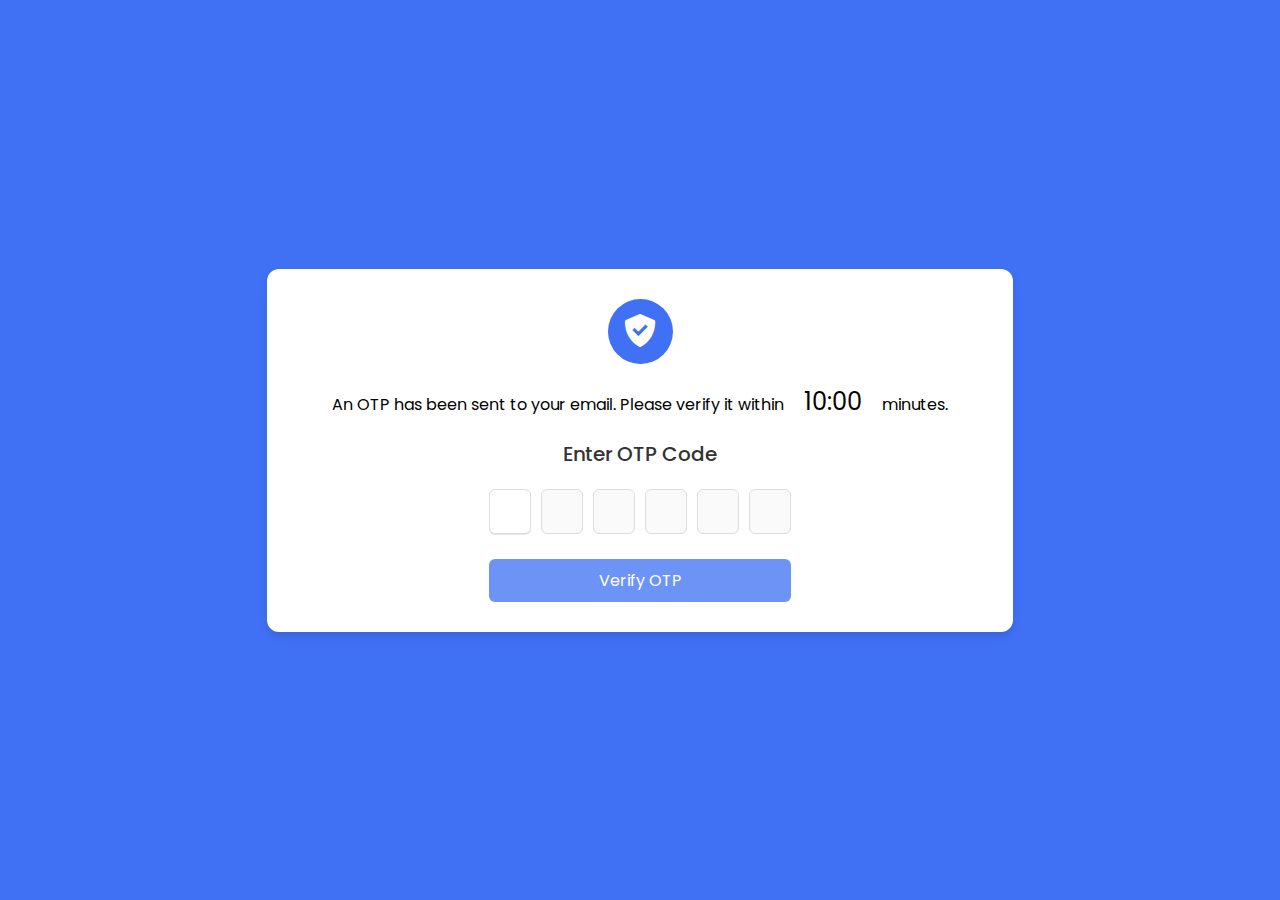
<file: otp_verification/index.html>
<!DOCTYPE html>
<!-- Coding by CodingLab || www.codinglabweb.com -->
<html lang="en">
  <head>
    <meta charset="UTF-8" />
    <meta http-equiv="X-UA-Compatible" content="IE=edge" />
    <meta name="viewport" content="width=device-width, initial-scale=1.0" />
    <title>OTP Verification Form</title>
    <link rel="stylesheet" href="style.css" />
    <!-- Boxicons CSS -->
    <link
      href="https://unpkg.com/boxicons@2.1.4/css/boxicons.min.css"
      rel="stylesheet"
    />
    <script src="script.js" defer></script>

    <style>
      .error-message {
        color: red;
        font-size: 12px;
        display: none;
      }
      .success-message {
        color: rgb(13, 209, 30);
        font-size: 12px;
        display: none;
      }
      #timer {
        font-size: 24px;
        margin: 20px;
      }
    </style>
  </head>
  <body>
    <div class="container">
      <header>
        <i class="bx bxs-check-shield"></i>
      </header>
      <p>
        An OTP has been sent to your email. Please verify it within<small
          id="timer"
          >10:00</small
        >minutes.
      </p>
      <h4>Enter OTP Code</h4>
      <form action="#">
        <div class="input-field">
          <input type="number" />
          <input type="number" disabled />
          <input type="number" disabled />
          <input type="number" disabled />
          <input type="number" disabled />
          <input type="number" disabled />
        </div>
        <small class="error-message" id="otpError"></small>
        <small class="success-message" id="otpsuccess"></small>
        <button onclick="generateOTP(event)">Verify OTP</button>
      </form>
    </div>
  </body>

  <script>
    function startTimer(duration, display) {
      let timer = duration,
        minutes,
        seconds;
      const interval = setInterval(function () {
        minutes = parseInt(timer / 60, 10);
        seconds = parseInt(timer % 60, 10);

        minutes = minutes < 10 ? "0" + minutes : minutes;
        seconds = seconds < 10 ? "0" + seconds : seconds;

        display.textContent = minutes + ":" + seconds;

        if (--timer < 0) {
          clearInterval(interval);
          // Redirect to sign-in page or perform any other action
          window.location.href = "../sign-in.html";
        }
      }, 1000);
    }

    window.onload = function () {
      const tenMinutes = 60 * 10,
        display = document.querySelector("#timer");
      startTimer(tenMinutes, display);
    };
  </script>

  <script src="submit.js"></script>
</html>
</file>
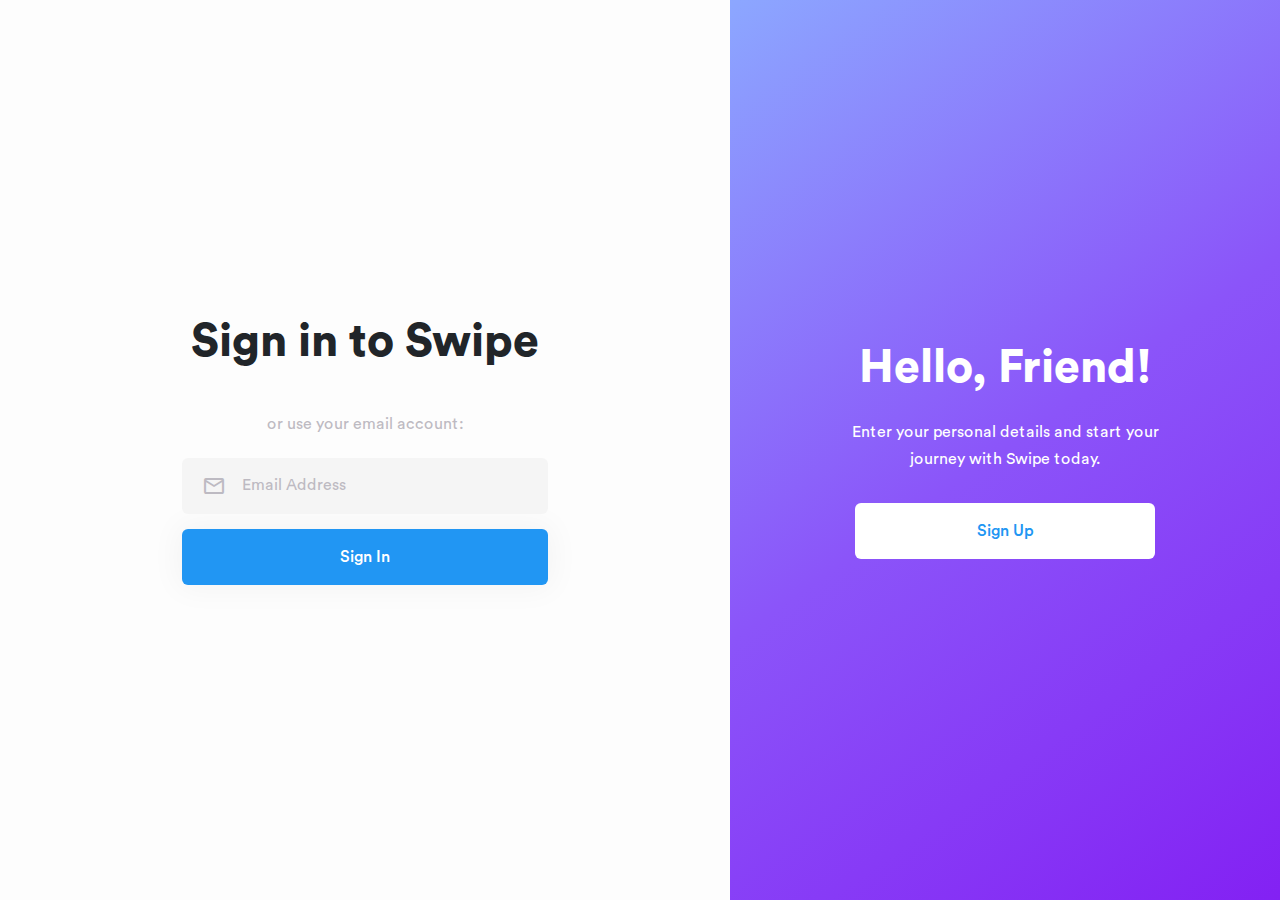
<file: sign-in.html>
<!DOCTYPE html>
<html lang="en">

<head>
		<meta charset="utf-8">
		<title>Sign In – Swipe</title>
		<meta name="description" content="#">
		<meta name="viewport" content="width=device-width, initial-scale=1, shrink-to-fit=no">
		<!-- Bootstrap core CSS -->
		<link href="dist/css/lib/bootstrap.min.css" type="text/css" rel="stylesheet">
		<!-- Swipe core CSS -->
		<link href="dist/css/swipe.min.css" type="text/css" rel="stylesheet">
		<!-- Favicon -->
		<link href="dist/img/favicon.png" type="image/png" rel="icon">
		<link href="my_code/css/style.css" type="text/css" rel="stylesheet">
	</head>
	<body class="start">
		<main>
			<div class="layout">
				<!-- Start of Sign In -->
				<div class="main order-md-1">
					<div class="start">
						<div class="container">
							<div class="col-md-12">
								<div class="content">
									<h1>Sign in to Swipe</h1>
									
									<p>or use your email account:</p>
									<form>
										<div class="form-group">
											<input type="email" id="emailAddress1" class="form-control" placeholder="Email Address" required>
											<button class="btn icon"><i class="material-icons">mail_outline</i></button>
											<small class="error-message" id="emailAddressError"></small>
										</div>
										
										<button type="submit" class="btn button" onclick="login(event)">Sign In</button>
										<div class="callout">
											<span>Don't have account? <a href="sign-up.html">Create Account</a></span>
										</div>
									</form>
								</div>
							</div>
						</div>
					</div>
				</div>
				<!-- End of Sign In -->
				<!-- Start of Sidebar -->
				<div class="aside order-md-2">
					<div class="container">
						<div class="col-md-12">
							<div class="preference">
								<h2>Hello, Friend!</h2>
								<p>Enter your personal details and start your journey with Swipe today.</p>
								<a href="sign-up.html" class="btn button">Sign Up</a>
							</div>
						</div>
					</div>
				</div>
				<!-- End of Sidebar -->
			</div> <!-- Layout -->
		</main>
		<!-- Bootstrap core JavaScript
		================================================== -->
		<!-- Placed at the end of the document so the pages load faster -->
		<script src="dist/js/jquery-3.3.1.slim.min.js" integrity="sha384-q8i/X+965DzO0rT7abK41JStQIAqVgRVzpbzo5smXKp4YfRvH+8abtTE1Pi6jizo" crossorigin="anonymous"></script>
		<script>window.jQuery || document.write('<script src="dist/js/vendor/jquery-slim.min.js"><\/script>')</script>
		<script src="dist/js/vendor/popper.min.js"></script>
		<script src="dist/js/bootstrap.min.js"></script>
		<script src="my_code/js/login.js"></script>
	</body>

</html>
</file>
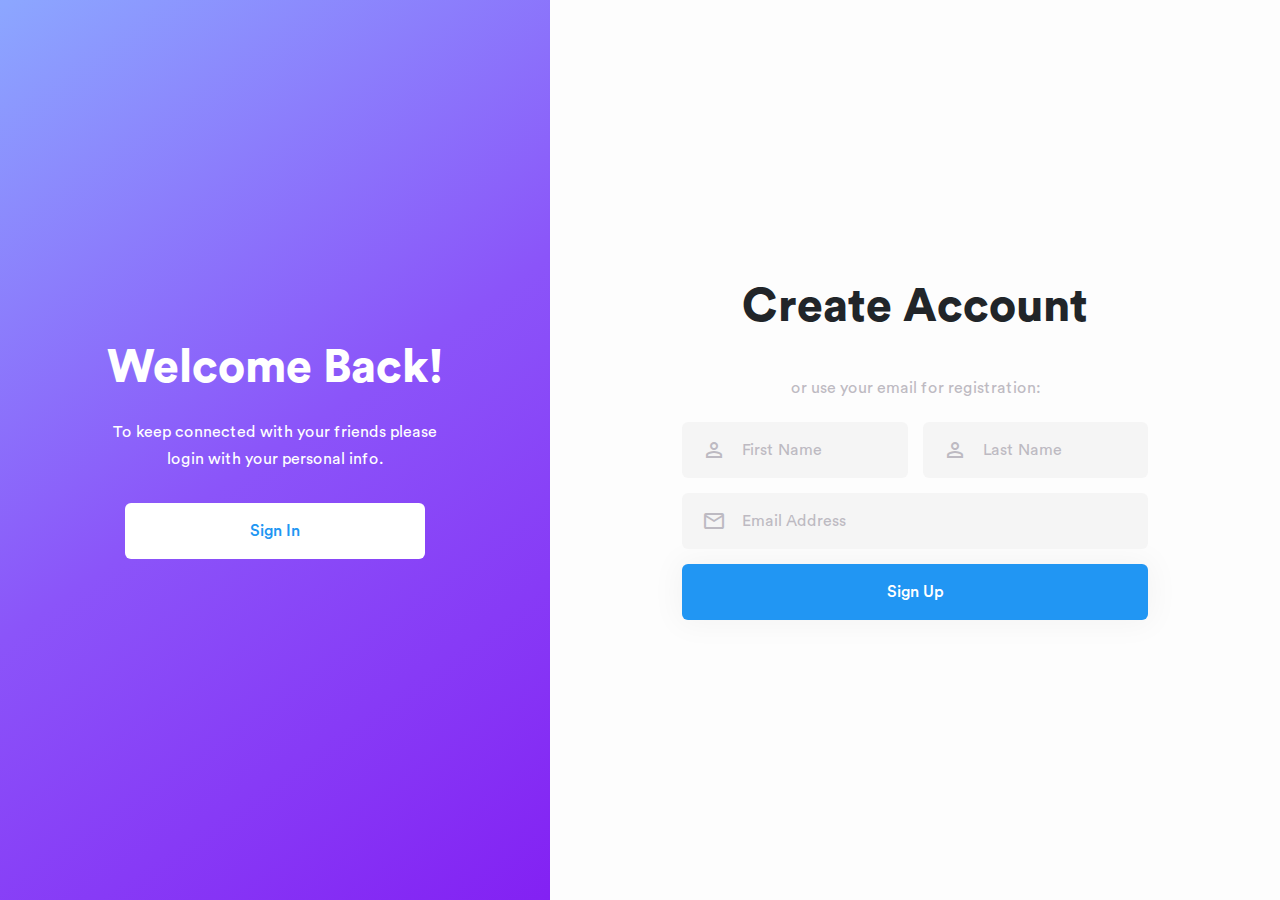
<file: sign-up.html>
<!DOCTYPE html>
<html lang="en">

<head>
		<meta charset="utf-8">
		<title>Sign Up – Swipe</title>
		<meta name="description" content="#">
		<meta name="viewport" content="width=device-width, initial-scale=1, shrink-to-fit=no">
		<!-- Bootstrap core CSS -->
		<link href="dist/css/lib/bootstrap.min.css" type="text/css" rel="stylesheet">
		<!-- Swipe core CSS -->
		<link href="dist/css/swipe.min.css" type="text/css" rel="stylesheet">
		<link href="my_code/css/style.css" type="text/css" rel="stylesheet">
		<!-- Favicon -->
		<link href="dist/img/favicon.png" type="image/png" rel="icon">
	</head>
	<body class="start">
		<main>
			<div class="layout">
				<!-- Start of Sign Up -->
				<div class="main order-md-2">
					<div class="start">
						<div class="container">
							<div class="col-md-12">
								<div class="content">
									<h1>Create Account</h1>
									
									<p>or use your email for registration:</p>
									<form class="signup">

										<div class="form-parent">
											<div class="form-group">
												<input type="text" id="firstName" class="form-control" placeholder="First Name" required>
												<button class="btn icon"><i class="material-icons">person_outline</i></button>
												<small class="error-message" id="firstNameError"></small>
											</div>
						
											<div class="form-group">
												<input type="text" id="lastName" class="form-control" placeholder="Last Name" required>
												<button class="btn icon"><i class="material-icons">person_outline</i></button>
												<small class="error-message" id="lastNameError"></small>
											</div>
											
										</div>
										<div class="form-group">
											<input type="email" id="emailAddress" class="form-control" placeholder="Email Address" required>
											<button class="btn icon"><i class="material-icons">mail_outline</i></button>
											<small class="error-message" id="emailAddressError"></small>
										</div>
										
										
										<button type="submit" class="btn button" onclick="Registration(event)">Sign Up</button>
										<div class="callout">
											<span>Already a member? <a href="sign-in.html">Sign In</a></span>
										</div>
									</form>
								</div>
							</div>
						</div>
					</div>
				</div>
				<!-- End of Sign Up -->
				<!-- Start of Sidebar -->
				<div class="aside order-md-1">
					<div class="container">
						<div class="col-md-12">
							<div class="preference">
								<h2>Welcome Back!</h2>
								<p>To keep connected with your friends please login with your personal info.</p>
								<a href="sign-in.html" class="btn button">Sign In</a>
							</div>
						</div>
					</div>
				</div>
				<!-- End of Sidebar -->
			</div> <!-- Layout -->
		</main>
		<!-- Bootstrap core JavaScript
		================================================== -->
		<!-- Placed at the end of the document so the pages load faster -->
		<script src="dist/js/jquery-3.3.1.slim.min.js" integrity="sha384-q8i/X+965DzO0rT7abK41JStQIAqVgRVzpbzo5smXKp4YfRvH+8abtTE1Pi6jizo" crossorigin="anonymous"></script>
		<script>window.jQuery || document.write('<script src="dist/js/vendor/jquery-slim.min.js"><\/script>')</script>
		<script src="dist/js/vendor/popper.min.js"></script>
		<script src="dist/js/bootstrap.min.js"></script>
		<script src="my_code/js/login.js"></script>
	</body>


</html>
</file>
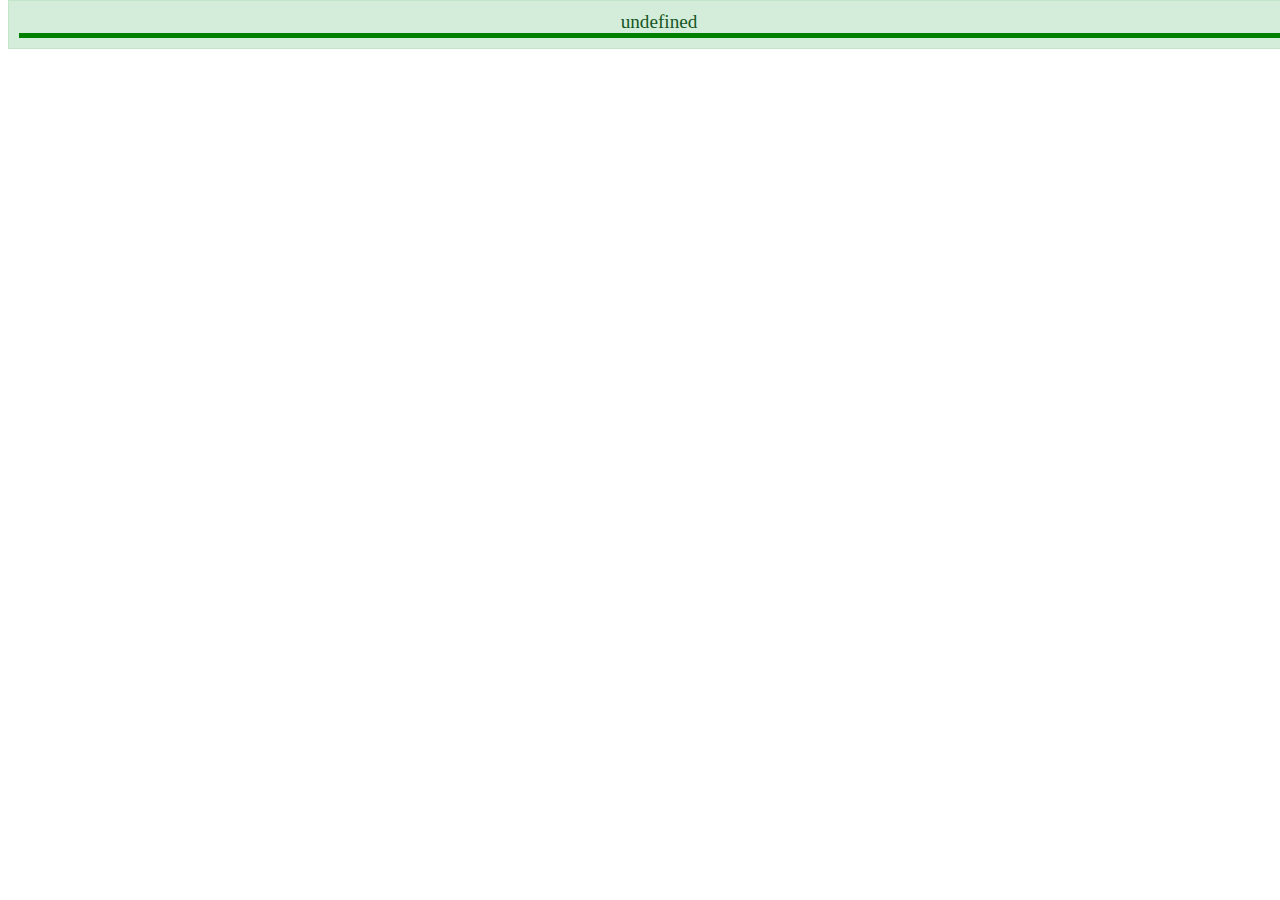
<file: my_code/palyground.html>
<!DOCTYPE html>
<html lang="en">
<head>
    <meta charset="UTF-8">
    <meta name="viewport" content="width=device-width, initial-scale=1.0">
    <title>Message Display</title>
    <style>
        #messageContainer {
            position: fixed;
            top: 0;
            width: 100%;
            padding: 10px;
            text-align: center;
            display: none;
            font-size: 1.2em;
        }
        #messageContainer.success {
            background-color: #d4edda;
            color: #155724;
            border: 1px solid #c3e6cb;
        }
        #messageContainer.error {
            background-color: #f8d7da;
            color: #721c24;
            border: 1px solid #f5c6cb;
        }
        #messageTimer {
            height: 5px;
            background-color: green;
            animation: timer 5s linear forwards;
        }
        @keyframes timer {
            from { width: 100%; }
            to { width: 0%; }
        }
    </style>
</head>
<body>

<div id="messageContainer">
    <span id="messageText"></span>
    <div id="messageTimer"></div>
</div>

<script>
    function showMessage(message, type = 'success') {
        const messageContainer = document.getElementById('messageContainer');
        const messageText = document.getElementById('messageText');
        const messageTimer = document.getElementById('messageTimer');

        messageText.innerText = message;
        messageContainer.className = type;
        messageContainer.style.display = 'block';

        messageTimer.style.animation = 'none';
        setTimeout(() => {
            messageTimer.style.animation = '';
        }, 10);

        setTimeout(() => {
            messageContainer.style.display = 'none';
        }, 5000);
    }
    showMessage();
</script>

</body>
</html>
</file>
<file: otp_verification/style.css>
/* Import Google font - Poppins */
@import url("https://fonts.googleapis.com/css2?family=Poppins:wght@200;300;400;500;600;700&display=swap");
* {
  margin: 0;
  padding: 0;
  box-sizing: border-box;
  font-family: "Poppins", sans-serif;
}
body {
  min-height: 100vh;
  display: flex;
  align-items: center;
  justify-content: center;
  background: #4070f4;
}
:where(.container, form, .input-field, header) {
  display: flex;
  flex-direction: column;
  align-items: center;
  justify-content: center;
}
.container {
  background: #fff;
  padding: 30px 65px;
  border-radius: 12px;
  row-gap: 20px;
  box-shadow: 0 5px 10px rgba(0, 0, 0, 0.1);
}
.container header {
  height: 65px;
  width: 65px;
  background: #4070f4;
  color: #fff;
  font-size: 2.5rem;
  border-radius: 50%;
}
.container h4 {
  font-size: 1.25rem;
  color: #333;
  font-weight: 500;
}
form .input-field {
  flex-direction: row;
  column-gap: 10px;
}
.input-field input {
  height: 45px;
  width: 42px;
  border-radius: 6px;
  outline: none;
  font-size: 1.125rem;
  text-align: center;
  border: 1px solid #ddd;
}
.input-field input:focus {
  box-shadow: 0 1px 0 rgba(0, 0, 0, 0.1);
}
.input-field input::-webkit-inner-spin-button,
.input-field input::-webkit-outer-spin-button {
  display: none;
}
form button {
  margin-top: 25px;
  width: 100%;
  color: #fff;
  font-size: 1rem;
  border: none;
  padding: 9px 0;
  cursor: pointer;
  border-radius: 6px;
  pointer-events: none;
  background: #6e93f7;
  transition: all 0.2s ease;
}
form button.active {
  background: #4070f4;
  pointer-events: auto;
}
form button:hover {
  background: #0e4bf1;
}
</file>
<file: my_code/css/style.css>
.error-message {
            color: red;
            font-size: 12px;
            display: none;
        }




        #messageContainer {
            position: fixed;
            top: 0;
            width: 100%;
            padding: 10px;
            text-align: center;
            display: none;
            font-size: 1.2em;
            z-index: 1000; /* Ensures it is on top of other elements */
        }
        #messageContainer.success {
            background-color: #d4edda;
            color: #155724;
            border: 1px solid #c3e6cb;
        }
        #messageContainer.error {
            background-color: #f8d7da;
            color: #721c24;
            border: 1px solid #f5c6cb;
        }
        #messageTimer {
            height: 5px;
            background-color: green;
            animation: timer 5s linear forwards;
        }
        @keyframes timer {
            from { width: 100%; }
            to { width: 0%; }
        }
</file>
<file: dist/css/swipe.min.css>
a,img{-moz-transition:all .3s;-webkit-transition:all .3s}a,a:hover{text-decoration:none}.button,.form-control,p{font-weight:500}.switch,p{margin-bottom:0}body{font-family:CircularStd,sans-serif;font-size:15px;background:#fdfdfd;color:#bdbac2}a{color:inherit;transition:all .3s}a:hover{color:#2196F3}.main .chat .content .message .text .attachment .file a:hover,.main .start .content .callout span>a:hover{text-decoration:underline}img{transition:all .3s}.btn,.dropdown-item{-moz-transition:all .3s;-webkit-transition:all .3s}p{line-height:1.7}::-webkit-scrollbar{width:5px}::-webkit-scrollbar-track{-webkit-box-shadow:inset 0 0 6px rgba(0,0,0,.06)}::-webkit-scrollbar-thumb{background:#e8e8e8}@font-face{font-family:CircularStd;src:url(../fonts/circular/CircularStd-Black.eot);src:url(../fonts/circular/CircularStd-Blackd41d.eot?#iefix) format('embedded-opentype'),url(../fonts/circular/CircularStd-Black.woff) format('woff'),url(../fonts/circular/CircularStd-Black.ttf) format('truetype'),url(../fonts/circular/CircularStd-Black.svg#bcc26993292869431e54c666aafa8fcd) format('svg');font-weight:800;font-style:normal}@font-face{font-family:CircularStd;src:url(../fonts/circular/CircularStd-BlackItalic.eot);src:url(../fonts/circular/CircularStd-BlackItalicd41d.eot?#iefix) format('embedded-opentype'),url(../fonts/circular/CircularStd-BlackItalic.woff) format('woff'),url(../fonts/circular/CircularStd-BlackItalic.ttf) format('truetype'),url(../fonts/circular/CircularStd-BlackItalic.svg#bcc26993292869431e54c666aafa8fcd) format('svg');font-weight:800;font-style:italic}@font-face{font-family:CircularStd;src:url(../fonts/circular/CircularStd-Bold.eot);src:url(../fonts/circular/CircularStd-Boldd41d.eot?#iefix) format('embedded-opentype'),url(../fonts/circular/CircularStd-Bold.woff) format('woff'),url(../fonts/circular/CircularStd-Bold.ttf) format('truetype'),url(../fonts/circular/CircularStd-Bold.svg#bcc26993292869431e54c666aafa8fcd) format('svg');font-weight:600;font-style:normal}@font-face{font-family:CircularStd;src:url(../fonts/circular/CircularStd-BoldItalic.eot);src:url(../fonts/circular/CircularStd-BoldItalicd41d.eot?#iefix) format('embedded-opentype'),url(../fonts/circular/CircularStd-BoldItalic.woff) format('woff'),url(../fonts/circular/CircularStd-BoldItalic.ttf) format('truetype'),url(../fonts/circular/CircularStd-BoldItalic.svg#bcc26993292869431e54c666aafa8fcd) format('svg');font-weight:600;font-style:italic}@font-face{font-family:CircularStd;src:url(../fonts/circular/CircularStd-Medium.eot);src:url(../fonts/circular/CircularStd-Mediumd41d.eot?#iefix) format('embedded-opentype'),url(../fonts/circular/CircularStd-Medium.woff) format('woff'),url(../fonts/circular/CircularStd-Medium.ttf) format('truetype'),url(../fonts/circular/CircularStd-Medium.svg#bcc26993292869431e54c666aafa8fcd) format('svg');font-weight:500;font-style:normal}@font-face{font-family:CircularStd;src:url(../fonts/circular/CircularStd-MediumItalic.eot);src:url(../fonts/circular/CircularStd-MediumItalicd41d.eot?#iefix) format('embedded-opentype'),url(../fonts/circular/CircularStd-MediumItalic.woff) format('woff'),url(../fonts/circular/CircularStd-MediumItalic.ttf) format('truetype'),url(../fonts/circular/CircularStd-MediumItalic.svg#bcc26993292869431e54c666aafa8fcd) format('svg');font-weight:500;font-style:italic}@font-face{font-family:CircularStd;src:url(../fonts/circular/CircularStd-Book.eot);src:url(../fonts/circular/CircularStd-Bookd41d.eot?#iefix) format('embedded-opentype'),url(../fonts/circular/CircularStd-Book.woff) format('woff'),url(../fonts/circular/CircularStd-Book.ttf) format('truetype'),url(../fonts/circular/CircularStd-Book.svg#bcc26993292869431e54c666aafa8fcd) format('svg');font-weight:400;font-style:normal}@font-face{font-family:CircularStd;src:url(../fonts/circular/CircularStd-BookItalic.eot);src:url(../fonts/circular/CircularStd-BookItalicd41d.eot?#iefix) format('embedded-opentype'),url(../fonts/circular/CircularStd-BookItalic.woff) format('woff'),url(../fonts/circular/CircularStd-BookItalic.ttf) format('truetype'),url(../fonts/circular/CircularStd-BookItalic.svg#bcc26993292869431e54c666aafa8fcd) format('svg');font-weight:400;font-style:italic}@font-face{font-family:'Material Icons';src:url(../fonts/material/MaterialIcons-Regular.eot);src:local('Material Icons'),local('MaterialIcons-Regular'),url(../fonts/material/MaterialIcons-Regular.woff2) format('woff2'),url(../fonts/material/MaterialIcons-Regular.woff) format('woff'),url(../fonts/material/MaterialIcons-Regular.ttf) format('truetype');font-weight:400;font-style:normal}.form-control{padding:25px 15px;background:#f5f5f5;width:100%!important;border-radius:6px;border:none;font-size:16px;color:#bdbac2!important}.form-control:focus{background:#f5f5f5;border:none!important;box-shadow:none}.btn,.btn:active,.btn:focus,.btn:hover,.btn:not(:disabled):not(.disabled).active,.btn:not(:disabled):not(.disabled):active,.show>.btn.dropdown-toggle{border:none;box-shadow:none;outline:0}.form-control::placeholder{font-size:16px;font-weight:500;color:#bdbac2}.btn{background:0 0;transition:all .3s}.button{padding:16px 25px;width:100%;background:#2196F3;color:#fff;border-radius:6px;box-shadow:0 0 30px 5px rgba(0,0,0,.04)!important}.avatar-lg,.avatar-md,.avatar-sm,.avatar-xl{box-shadow:0 5px 10px 4px rgba(0,0,0,.04)}.button:hover{color:#fff;opacity:.9}.bg-blue{background:#2196F3!important}.bg-indigo{background:#6610f2!important}.bg-purple{background:#6f42c1!important}.bg-red{background:#dc3545!important}.bg-pink{background:#e83e8c!important}.bg-orange{background:#fd7e14!important}.bg-gray{background:#bdbac2!important}.bg-green{background:#28a745!important}.bg-teal{background:#20c997!important}.bg-yellow{background:#ffc107!important}.material-icons{font-family:'Material Icons';font-weight:400;font-style:normal;font-size:24px;display:inline-block;line-height:1;text-transform:none;letter-spacing:normal;word-wrap:normal;white-space:nowrap;direction:ltr;-webkit-font-smoothing:antialiased;text-rendering:optimizeLegibility;-moz-osx-font-smoothing:grayscale;font-feature-settings:'liga'}.material-icons.md-18{font-size:18px}.material-icons.md-24{font-size:24px}.material-icons.md-30{font-size:30px}.material-icons.md-36{font-size:36px}.material-icons.md-48{font-size:48px}.switch{position:relative;display:inline-block;width:100%;min-width:42px;max-width:42px;height:18px}.switch input{opacity:0;width:0;height:0}.slider{position:absolute;cursor:pointer;top:0;left:0;right:0;bottom:0;background-color:#ccc;-webkit-transition:.4s;transition:.4s}.slider:before{position:absolute;content:"";height:12px;width:12px;left:3px;bottom:3px;background-color:#fff;-webkit-transition:.4s;transition:.4s}input:checked+.slider{background-color:#2196F3!important}input:checked+.slider:before{-webkit-transform:translateX(24px);-ms-transform:translateX(24px);transform:translateX(24px)}.slider.round{border-radius:34px}.slider.round:before{border-radius:50%}.tooltip{font-size:15px;font-weight:600}.tooltip.show{opacity:1}.tooltip-inner{padding:5px 12px;background:#212529;color:#fff;border-radius:6px}.bs-tooltip-auto[x-placement^=top] .arrow::before,.bs-tooltip-top .arrow::before{border-top-color:#212529}.bs-tooltip-auto[x-placement^=left] .arrow::before,.bs-tooltip-left .arrow::before{border-left-color:#212529}.bs-tooltip-auto[x-placement^=right] .arrow::before,.bs-tooltip-right .arrow::before{border-right-color:#212529}.bs-tooltip-auto[x-placement^=bottom] .arrow::before,.bs-tooltip-bottom .arrow::before{border-bottom-color:#212529}.layout{overflow:hidden}.main .call,.main .chat .content{-ms-overflow-style:none;overflow-x:hidden}.avatar-sm{width:100%;height:30px;min-width:30px;max-width:30px;border:2px solid #fff;border-radius:100%}.avatar-md{width:100%;height:45px;min-width:45px;max-width:45px;border:2px solid #fff;border-radius:100%}.avatar-lg{width:100%;height:50px;min-width:50px;max-width:50px;border:3px solid #fff;border-radius:100%}.avatar-xl{width:100%;height:60px;min-width:60px;max-width:60px;border:3px solid #fff;border-radius:100%}.avatar-xxl{width:100%;height:200px;min-width:200px;max-width:200px;border-radius:100%}.align-ctr{display:-ms-flexbox;display:flex;-ms-flex-align:center;align-items:center}.dropdown-menu{min-width:14rem;padding:10px;margin-top:10px;border-radius:6px;box-shadow:0 0 20px rgba(0,0,0,.04);border:none}.dropdown-item,.dropdown-item:focus,.dropdown-item:hover{color:#bdbac2;border-radius:6px}.dropdown-menu hr{border-top:2px solid #fbfbfb;margin:10px}.dropdown-item{display:flex;align-items:center;padding:10px;font-size:15px;cursor:pointer;transition:all .3s}.dropdown-item:hover{background:#f5f5f5}.dropdown-item:focus{background:0 0;border:none;outline:0;box-shadow:none}.create.btn:not(:disabled):not(.disabled):active,.show>.btn.dropdown-toggle,.sidebar .create,.sidebar .create.btn:not(:disabled):not(.disabled).active{box-shadow:0 0 30px 5px rgba(0,0,0,.04)}.dropdown-item.active,.dropdown-item:active{background:#2196F3!important;color:#fff!important}.dropdown-menu .material-icons{margin-right:10px}.sidebar .contacts .contact .avatar-md,.sidebar .discussions .single .avatar-md,.sidebar .notifications .notification .avatar-md{margin-right:15px}.navigation{background:#fff}.navigation .inside .menu .btn{padding:0;color:inherit}.navigation .inside .menu .btn:last-child{margin-bottom:30px}.navigation .inside .menu .avatar-xl:hover{border:3px solid #2196F3}.navigation .inside .menu .material-icons{display:block;font-size:45px;margin-bottom:40px}.navigation .inside .menu .material-icons.active{color:#2196F3}.navigation .inside .menu .power:hover{color:#dc3545}.navigation .inside .menu .power .material-icons{display:block;font-size:45px;font-weight:600;margin-bottom:0}.navigation .inside .menu .mode:hover{color:#2196F3}.sidebar{background:#fdfdfd}.sidebar .search{margin-bottom:30px}.sidebar .search .form-control{padding:0 15px 0 54px;height:56px}.sidebar .search .loop{position:absolute;padding:0 15px;top:0;bottom:0;left:0;line-height:0;margin-bottom:0!important}.sidebar .search .loop .material-icons{font-size:25px;font-weight:600;color:#bdbac2}.sidebar .search .loop .material-icons.filter-list{font-weight:400}.sidebar .sort{text-align:center;margin-bottom:40px;display:flex;flex-direction:row;align-items:baseline;justify-content:center}.sidebar .sort .btn{padding:8px 20px;background:0 0;border-radius:100px;color:inherit;font-size:15px;font-weight:500}.sidebar .sort .btn.active{color:#2196F3;padding:8px 20px;background:#f5f5f5;border-radius:100px}.sidebar .create{display:flex;align-items:center;justify-content:center;padding:0;position:absolute;bottom:0;top:30px;right:20px;float:right;background:#fff;border-radius:100%;width:50px;height:50px;-moz-transition:all .3s;-webkit-transition:all .3s;transition:all .3s;cursor:pointer}.sidebar .create:hover{-webkit-transform:translateY(-5px) translateZ(0);transform:translateY(-5px) translateZ(0)}.sidebar .create .material-icons{font-size:22px;color:#bdbac2}.sidebar .contacts h1{font-size:24px;font-weight:800;color:#212529;border-bottom:2px solid #fbfbfb;padding-bottom:18px;margin-bottom:0}.sidebar .contacts a:hover{color:inherit}.sidebar .contacts .contact .status .online,.sidebar .contacts .contact.active .material-icons{color:#2196F3}.sidebar .contacts .contact{display:-ms-flexbox;display:flex;-ms-flex-align:center;align-items:center;padding:20px 0;border-bottom:2px solid #fbfbfb}.sidebar .contacts .contact:hover{border-bottom:2px solid #2196F3}.sidebar .contacts .contact:last-of-type{border-bottom:2px solid transparent!important}.sidebar .contacts .contact.active{border-bottom:2px solid #2196F3}.sidebar .contacts .contact .status{position:absolute;width:20px;height:20px;right:0;left:4px;border:5px solid #fff;margin-top:0;border-radius:100%}.sidebar .contacts .contact .status .offline{color:#bbb}.sidebar .contacts .contact .status .material-icons{position:absolute;left:-3px;bottom:-3px;font-size:16px}.sidebar .contacts .contact .data{width:100%}.sidebar .contacts .contact .data h5{display:inline-flex;font-size:16px;font-weight:700;color:#212529;margin-bottom:5px}.sidebar .contacts .contact .data p{font-size:15px;line-height:1.4;font-weight:400}.sidebar .discussions h1{font-size:24px;font-weight:800;color:#212529;border-bottom:2px solid #fbfbfb;padding-bottom:18px;margin-bottom:0}.sidebar .discussions .single.active p,.sidebar .discussions .single.active span,.sidebar .discussions .single.unread p,.sidebar .discussions .single.unread span{font-weight:500!important;color:#212529}.sidebar .discussions a:hover{color:inherit}.sidebar .discussions .single{display:-ms-flexbox;display:flex;-ms-flex-align:start;align-items:flex-start;padding:20px 0;border-bottom:2px solid #fbfbfb}.sidebar .discussions .single:hover{border-bottom:2px solid #2196F3}.sidebar .discussions .single:last-of-type{border-bottom:2px solid transparent!important}.sidebar .discussions .single.active{border-bottom:2px solid #2196F3}.sidebar .discussions .single.active .material-icons{color:#212529}.sidebar .discussions .single .new{display:flex;align-items:center;justify-content:center;position:absolute;width:30px;height:30px;background:#f0d24b;border:2px solid #fff;border-radius:100%;box-shadow:5px 0 10px 0 rgba(0,0,0,.04);right:0;left:39px;margin-top:-12px}.sidebar .discussions .single .new span{color:#fff!important;font-size:12px;font-weight:500}.sidebar .discussions .single .status{position:absolute;width:20px;height:20px;right:0;left:4px;border:5px solid #fff;margin-top:12px;border-radius:100%}.sidebar .discussions .single .status .online{color:#2196F3}.sidebar .discussions .single .status .offline{color:#bbb}.sidebar .discussions .single .status .material-icons{position:absolute;left:-3px;bottom:-3px;font-size:16px}.sidebar .discussions .single .data{width:100%}.sidebar .discussions .single .data h5{display:inline-flex;font-size:16px;font-weight:700;color:#212529;margin-bottom:8px}.sidebar .discussions .single .data p{font-size:16px;line-height:1.4;font-weight:400}.sidebar .discussions .single .data span{float:right;font-size:14px;font-weight:400}.sidebar .notifications h1{font-size:24px;font-weight:800;color:#212529;border-bottom:2px solid #fbfbfb;padding-bottom:18px;margin-bottom:0}.sidebar .notifications a:hover{color:inherit}.sidebar .notifications .notification{display:-ms-flexbox;display:flex;-ms-flex-align:start;align-items:flex-start;padding:19px 0;border-bottom:2px solid #fbfbfb}.sidebar .notifications .notification:hover{border-bottom:2px solid #2196F3}.sidebar .notifications .notification:last-of-type{border-bottom:2px solid transparent!important}.sidebar .notifications .notification.active{border-bottom:2px solid #2196F3}.sidebar .notifications .notification.active .material-icons{color:#212529}.sidebar .notifications .notification .status{position:absolute;width:20px;height:20px;right:0;left:4px;border:5px solid #fff;margin-top:12px;border-radius:100%}.sidebar .notifications .notification .status .online{color:#2196F3}.sidebar .notifications .notification .status .offline{color:#bbb}.sidebar .notifications .notification .status .material-icons{position:absolute;left:-3px;bottom:-3px;font-size:16px}.sidebar .notifications .notification .data{width:100%}.sidebar .notifications .notification .data p{font-size:16px;line-height:1.4;font-weight:500;color:#212529;margin-bottom:7px}.sidebar .notifications .notification .data span{float:left;font-size:15px;color:#bdbac2}.sidebar .settings .profile{text-align:center;margin-bottom:40px}.sidebar .settings .profile .avatar-xl{margin-bottom:20px}.sidebar .settings .profile h1{font-size:18px;font-weight:700;color:#212529;margin-bottom:8px}.sidebar .settings .profile span{display:block;margin-bottom:31px;font-size:15px}.sidebar .settings .profile .stats{display:flex;align-items:center;justify-content:center;padding:20px 0;background:#fff;border-radius:6px;box-shadow:0 0 20px rgba(0,0,0,.04);-moz-transition:all .3s;-webkit-transition:all .3s;transition:all .3s}.sidebar .settings .profile .stats:hover{-webkit-transform:translateY(-5px) translateZ(0);transform:translateY(-5px) translateZ(0)}.sidebar .settings .profile .stats .item{width:100%;text-align:center;border-right:2px solid #fbfbfb}.sidebar .settings .profile .stats .item:last-child{border-right:none}.sidebar .settings .profile .stats .item h2{font-size:20px;font-weight:600;color:#212529;margin-bottom:6px}.sidebar .settings .profile .stats .item h3{font-size:15px;font-weight:400;margin-bottom:0;color:#bdbac2}.sidebar .settings .categories h1{font-size:24px;font-weight:800;color:#212529;border-bottom:2px solid #fbfbfb;padding-bottom:23px;margin-bottom:0}.sidebar .settings .categories .category .title{display:flex;align-items:center;padding:21px 0 20px;border-bottom:2px solid #fbfbfb}.sidebar .settings .categories .category .title:last-child{border-bottom:2px solid transparent}.sidebar .settings .categories .category .active{color:#2196F3}.sidebar .settings .categories .category .title .data{width:100%;margin-left:15px;margin-right:auto!important}.sidebar .settings .categories .category .title .data h5{font-size:16px;font-weight:700;color:#212529;margin-bottom:5px}.sidebar .settings .categories .category .title .data p{font-size:15px;line-height:1.4;font-weight:400;color:#bdbac2}.sidebar .settings .categories .category .content{padding:30px 0;border-bottom:2px solid #fbfbfb}.sidebar .settings .categories .category .content .button{padding:14px 25px}.sidebar .settings .categories .category .content .btn-link{padding:0;color:#dc3545;font-weight:500;margin-bottom:18px}.sidebar .settings .categories .category .content.layer{padding:24px 0 30px!important}.sidebar .settings .categories .category .content.no-layer{padding:28px 0 27px!important}.sidebar .settings .categories .category .content .upload{padding:27px 25px;background:#fff;border-radius:6px;box-shadow:0 0 20px rgba(0,0,0,.04);margin-bottom:30px}.sidebar .settings .categories .category .content .upload p{font-size:15px;font-weight:400}.sidebar .settings .categories .category .content .upload .data{display:flex;align-items:center;margin-bottom:19px}.sidebar .settings .categories .category .content .upload .data label{margin-bottom:0}.sidebar .settings .categories .category .content .upload .data input{display:none}.sidebar .settings .categories .category .content .upload .data .avatar-xl{margin-right:20px}.sidebar .settings .categories .category .content .data .button{padding:10px 25px}.sidebar .settings .categories .category .content .parent{display:flex}.sidebar .settings .categories .category .content .parent .field{margin-right:15px}.sidebar .settings .categories .category .content .parent .field:last-child{margin-right:0;margin-bottom:20px}.sidebar .settings .categories .category .content .field{width:100%;margin-bottom:20px}.sidebar .settings .categories .category .content .field:last-of-type{margin-bottom:30px}.sidebar .settings .categories .category .content .field label{font-size:14px;font-weight:700;color:#212529;text-transform:uppercase;margin-bottom:10px}.sidebar .settings .categories .category .content .field label>span{font-weight:400;color:#dc3545}.sidebar .settings .categories .category .content .field .form-control{padding:0 18px;height:52px;font-weight:500;font-size:16px;border:2px solid transparent}.sidebar .settings .categories .category .content .field .form-control:focus{border:2px solid #2196F3!important}.sidebar .settings .categories .category .content .field .form-control::placeholder{font-weight:400;font-size:16px}.sidebar .settings .categories .category .content .history p{font-size:16px;font-weight:400;margin-bottom:10px}.sidebar .settings .categories .category .content .history p:last-of-type{margin-bottom:20px}.sidebar .settings .categories .category .content .history .custom-control{margin-bottom:10px}.sidebar .settings .categories .category .content .history .custom-control:last-of-type{margin-bottom:20px}.sidebar .settings .categories .category .content .history .custom-control-label{font-size:16px;font-weight:400;line-height:1.7}.sidebar .settings .categories .category .content .history .custom-control-label::before{background-color:#f5f5f5;box-shadow:none;border:none}.sidebar .settings .categories .category .content .history .custom-control-input:checked~.custom-control-label::before{color:#fff;background-color:#007bff}.sidebar .settings .categories .category .content .app{display:-ms-flexbox;display:flex;-ms-flex-align:start;align-items:flex-start;padding:27px 25px;background:#fff;border-radius:6px;box-shadow:0 0 20px rgba(0,0,0,.04);margin-bottom:20px}.sidebar .settings .categories .category .content .app:last-child{margin-bottom:0}.sidebar .settings .categories .category .content .app img{width:36px;height:36px;margin-right:15px}.sidebar .settings .categories .category .content .app .permissions{margin-right:auto!important}.sidebar .settings .categories .category .content .app .permissions h5{font-size:16px;font-weight:600;color:#212529;margin-bottom:8px}.sidebar .settings .categories .category .content .app .permissions p{font-size:15px;line-height:1.4;font-weight:400}.sidebar .settings .categories .category .content .language label{font-size:14px;font-weight:700;color:#212529;text-transform:uppercase;margin-bottom:10px}.sidebar .settings .categories .category .content .language .custom-select{padding:0 18px;background:#f5f5f5;width:100%;border-radius:6px;height:52px;color:#bdbac2;font-weight:500;font-size:16px;border:2px solid transparent}.sidebar .settings .categories .category .content .language .custom-select:focus{border:2px solid #2196F3!important;box-shadow:none!important}.sidebar .settings .categories .category .content .language select>option{font-weight:400}.sidebar .settings .categories .category .content .set{display:flex;align-items:flex-start;padding:21px 0 20px;border-bottom:2px solid #fbfbfb}.sidebar .settings .categories .category .content .set:only-child{padding:0!important}.sidebar .settings .categories .category .content .set:first-child{padding:0 0 20px}.sidebar .settings .categories .category .content .set:last-child{padding:21px 0 0;border-bottom:none}.sidebar .settings .categories .category .content .set .details{margin-right:auto}.sidebar .settings .categories .category .content .set .details h5{font-size:16px;font-weight:600;color:#212529;margin-bottom:8px}.sidebar .settings .categories .category .content .set .details p{font-size:15px;line-height:1.4;font-weight:400}.modal-dialog{max-width:450px}.modal-backdrop{opacity:0!important}.requests{position:relative;display:flex;flex-direction:column;width:100%;background:#fff;box-shadow:0 0 20px rgba(0,0,0,.04);border-radius:6px;pointer-events:auto}.requests .title{display:flex;align-items:center;justify-content:space-between;background:#fdfdfd;padding:30px 40px;border-top-left-radius:6px;border-top-right-radius:6px}.requests .title h1{font-size:22px;font-weight:800;color:#212529;margin-bottom:0}.requests .title .material-icons{font-weight:800}.requests .title .close:hover{color:#212529!important}.requests .content{padding:35px 40px 40px}.requests .content .form-group{margin-bottom:30px}.requests .content .form-group:last-of-type{margin-bottom:33px}.requests .content .form-group label{font-size:14px;font-weight:700;color:#212529;text-transform:uppercase;margin-bottom:10px}.requests .content .form-group .form-control{padding:0 18px;height:56px;font-weight:400;border:2px solid transparent}.requests .content .form-group .form-control:focus{border:2px solid #2196F3!important}.requests .content .form-group .form-control::placeholder{font-weight:400}.requests .content .text-control{padding:14px 17px;background:#f5f5f5;width:100%!important;height:100%;min-height:100px;max-height:150px;border-radius:6px!important;font-size:16px;font-weight:400;color:#bdbac2!important;border:2px solid transparent}.requests .content .text-control::placeholder{color:#bdbac2}.requests .content .text-control:focus{border-radius:6px;border:2px solid #2196F3;outline:0}.requests .content .user{display:flex;align-items:center;position:absolute;margin-top:-47px;left:49px;background:#fdfdfd;padding:4px 8px;border-radius:6px}.requests .content .user .avatar-sm{margin-right:10px;box-shadow:0 0 10px 1px rgba(0,0,0,.04)}.requests .content .user h5{font-size:15px;font-weight:600;color:#212529;line-height:1.7;margin-bottom:0;margin-right:6px}.requests .btn{padding:0;line-height:0}.requests .content .user .btn .material-icons{font-size:16px;font-weight:600}.requests .content .button{padding:16px 25px;line-height:1.5}.main{background:#fdfdfd;width:100%}.main .chat{height:100%}.main .chat .btn{padding:0;line-height:0}.btn:disabled,.main .chat .btn.disabled{opacity:1}.main .chat .btn.disabled:hover{opacity:1;color:inherit!important}.main .chat .attach{background:#2196F3;color:#fff;border-radius:100%}.main .chat .attach:hover{color:#fff;opacity:.8}.main .chat .top{padding:26.5px 0;background:#fff;border-bottom:2px solid #fbfbfb}.main .chat .top .inside{display:-ms-flexbox;display:flex;-ms-flex-align:center;align-items:center}.main .chat .top .inside .avatar-md{margin-right:15px}.main .chat .top .inside .status{position:absolute;width:20px;height:20px;right:0;left:4px;border:5px solid #fff;border-radius:100%;margin-top:0;margin-right:10px}.main .chat .top .inside .status .online{color:#2196F3}.main .chat .top .inside .status .offline{color:#bbb}.main .chat .top .inside .status .material-icons{position:absolute;left:-3px;bottom:-3px;font-size:16px}.main .chat .top .inside .data{margin-right:auto}.main .chat .top .inside .data h5{font-size:16px;font-weight:700;color:#212529;margin-bottom:2px}.main .chat .top .inside .data span{display:block;font-size:15px;line-height:1.4;font-weight:400}.main .chat .top .inside .btn{padding:0;line-height:0;color:inherit;margin-right:30px}.main .chat .top .inside .btn:hover{color:#2196F3}.main .chat .top .inside .dropdown .btn{margin-right:0}.main .chat .top .inside .dropdown-menu-right{right:0!important;bottom:inherit!important}.main .chat .content{display:flex;padding:20px 0 0;height:calc(100vh - 218px);overflow-y:scroll}.main .chat .content>div{margin-top:auto}.main .chat .content::-webkit-scrollbar{display:none}.main .chat .content.empty{display:flex;align-items:center;justify-content:center;padding:0;overflow-y:auto}.main .chat .content.empty>div{margin-top:auto;margin-bottom:auto}.main .chat .content .date{display:flex;align-items:center;padding:26px 0 46px}.main .chat .content .date hr{width:100%;border-top:2px solid #fbfbfb;margin-top:0;margin-bottom:0}.main .chat .content .date span{display:block;padding:0 20px}.main .chat .content .message{display:-ms-flexbox;display:flex;-ms-flex-align:end;align-items:flex-end;margin-bottom:20px}.main .chat .content .message:last-child{margin-bottom:50px}.main .chat .content .message.me{justify-content:flex-end}.main .chat .content .message.me:last-child{margin-bottom:43px}.main .chat .content .message .avatar-md{margin-right:15px}.main .chat .content .message .text-group{width:100%;margin-bottom:10px}.main .chat .content .message .text-group.me{display:flex;justify-content:flex-end}.main .chat .content .message .text{display:inline-block;padding:15px;max-width:450px;background:#f5f5f5;border-radius:6px}.main .chat .content .message .text.typing{padding:8px 12px}.main .chat .content .message .text.typing .wave .dot{display:inline-block;width:6px;height:6px;border-radius:100%;margin-right:1px;background:#bdbac2;animation:wave 1.3s linear infinite}.main .chat .content .message .text.typing .wave .dot:last-of-type{margin-right:0}.main .chat .content .message .text.typing .wave .dot:nth-child(2){animation-delay:-1.1s}.main .chat .content .message .text.typing .wave .dot:nth-child(3){animation-delay:-.9s}@keyframes wave{0%,100%,60%{transform:initial}30%{transform:translateY(-5px)}}.main .chat .content .message .text.me{background:#2196F3;-moz-transition:all .3s;-webkit-transition:all .3s;transition:all .3s}.main .call .content .options .option.call-end:hover,.main .chat .content .no-messages .options .button:hover{transform:scale(1.05);transition:all .3s linear}.main .chat .content .message .text.me .attachment .attach{background:#fff;color:#2195F3}.main .chat .content .message .text.me .attachment .file a:hover,.main .chat .content .message .text.me .attachment .file h5,.main .chat .content .message .text.me p{color:#fff}.main .chat .content .message .text.me .attachment .file span{color:#fff;text-align:left}.main .chat .content .message .text p{font-size:16px;font-weight:400;line-height:1.4}.main .chat .content .message .text .attachment{display:flex;align-items:center}.main .chat .content .message .text .attachment .attach{padding:12px;width:42px;height:42px;margin-right:15px}.main .chat .content .message .text .attachment .file h5{font-size:16px;font-weight:400;color:#2196F3;line-height:1.4;margin-bottom:5px}.main .chat .content .message span{display:block;font-size:14px;font-weight:400}.main .chat .content .message.me span{text-align:right}.main .chat .content .message span>.material-icons{position:relative;top:2px;margin-right:5px;font-size:14px;font-weight:600}.main .chat .content .no-messages{display:block;text-align:center;width:100%;max-width:400px;margin:47px auto 45px}.main .chat .content .no-messages.request{max-width:420px;margin:50px auto}.main .chat .content .no-messages .material-icons{font-weight:600;margin-bottom:20px}.main .chat .content .no-messages .avatar-xl{margin-bottom:32px}.main .chat .content .no-messages h5{display:block;font-size:18px;line-height:1.7;font-weight:400;margin-bottom:35px}.main .chat .bottom label,.main .chat .content .no-messages .options .button .material-icons{margin-bottom:0}.main .chat .content .no-messages h5>span{font-size:18px;line-height:1.7}.main .chat .content .no-messages p{font-size:18px;font-weight:400}.main .chat .content .no-messages .options{display:flex;align-items:center;justify-content:center}.main .chat .content .no-messages .options .button{width:56px;height:56px;border-radius:100%;box-shadow:0 5px 10px 4px rgba(0,0,0,.04)!important}.main .chat .content .no-messages .options .button+.button{margin-left:20px}.main .chat .content .no-messages .options .button:nth-child(2){background:#dc3545}.main .chat .bottom{display:flex;align-items:center;padding:30px 0;border-top:2px solid #fbfbfb}.main .call,.main .chat .bottom input{display:none}.main .chat .bottom .form-control{padding:16px 58px;height:56px;resize:none;font-weight:400}.main .chat .bottom .form-control::placeholder{font-weight:400}.form-control[readonly],.main .chat .bottom .form-control:disabled{background-color:#f5f5f5}.main .chat .bottom .btn{padding:0;line-height:0;color:#bdbac2}.main .chat .bottom .btn:hover{color:#2196F3}.main .chat .bottom .btn.emoticons{padding:0 15px 0 20px;position:absolute;top:0;bottom:0;left:0}.main .chat .bottom .btn.send{padding:0 20px 0 15px;position:absolute;top:0;bottom:0;right:0}.main .chat .bottom .btn.attach{padding:16px;width:56px;height:56px;color:#fff;margin-left:20px;box-shadow:0 5px 10px 4px rgba(0,0,0,.04)}.main .chat .bottom .btn.attach:hover{color:#fff}.main .chat .bottom .btn.attach.btn.disabled:hover{color:#fff!important}.main .call{background:linear-gradient(145deg,rgba(140,167,255,1) 0,rgba(139,84,249,1) 50%,rgba(131,33,243,1) 100%);position:sticky;top:0;z-index:1020;overflow-y:auto}.main .call::-webkit-scrollbar{display:none}.main .call .content{display:flex;align-items:center;justify-content:center;height:100vh;text-align:center}.main .call .content .avatar-xxl{margin-bottom:56px;cursor:pointer;animation:pulse 2s infinite}.main .call .content .participant{margin-bottom:56px}.main .call .content .participant span{display:block;color:#fff;font-weight:500;text-align:center}.main .call .content .options{display:flex;align-items:center;justify-content:center;margin-bottom:60px}.main .call .content .options .option{padding:0 20px;color:#fff;line-height:0}.main .call .content .options .option:hover{opacity:.9}.main .call .content .options .option.call-end{padding:15px;margin:0 20px;background:#e05b5d;color:#fff;line-height:0;border-radius:100%;animation:call-end 2s infinite}.main .call .content .back{padding:18px;background:rgba(0,0,0,.05);color:#fff;line-height:0;border-radius:100%;-moz-transition:all .3s;-webkit-transition:all .3s;transition:all .3s}.main .call .content .back:hover{-webkit-transform:translateY(10px) translateZ(0);transform:translateY(10px) translateZ(0)}@-webkit-keyframes pulse{0%{-webkit-box-shadow:0 0 0 0 rgba(0,0,0,.1)}100%{-webkit-box-shadow:0 0 0 50px transparent}}@keyframes pulse{0%{-moz-box-shadow:0 0 0 0 rgba(0,0,0,.1);box-shadow:0 0 0 0 rgba(0,0,0,.1)}100%{-moz-box-shadow:0 0 0 50px transparent;box-shadow:0 0 0 50px transparent}}@-webkit-keyframes call-end{0%{-webkit-box-shadow:0 0 0 0 rgba(0,0,0,.1)}100%{-webkit-box-shadow:0 0 0 20px transparent}}@keyframes call-end{0%{-moz-box-shadow:0 0 0 0 rgba(0,0,0,.1);box-shadow:0 0 0 0 rgba(0,0,0,.1)}100%{-moz-box-shadow:0 0 0 20px transparent;box-shadow:0 0 0 20px transparent}}.start{padding-bottom:0}.main .start{display:-ms-flexbox;display:flex;-ms-flex-align:center;align-items:center;justify-content:center;width:100%}.main .start .content{width:100%;text-align:center}.main .start .content h1{font-size:46px;font-weight:800;color:#212529;margin-bottom:40px}.main .start .content p{font-size:16px;font-weight:400;margin-bottom:20px}.main .start .content .third-party{display:-ms-flexbox;display:flex;-ms-flex-align:center;align-items:center;justify-content:center;margin-bottom:38px}.main .start .content .third-party .item{display:-ms-flexbox;display:flex;-ms-flex-align:center;align-items:center;justify-content:center;padding:15px;width:60px;height:60px;border-radius:100%;box-shadow:0 0 20px rgba(0,0,0,.04);margin-right:20px;-moz-transition:all .3s;-webkit-transition:all .3s;transition:all .3s}.main .start .content .third-party .item:hover{opacity:.9;-webkit-transform:translateY(-5px) translateZ(0);transform:translateY(-5px) translateZ(0)}.main .start .content .third-party .item:last-of-type{margin-right:0}.main .start .content .third-party .item .material-icons{color:#fff;font-size:30px}.main .start .content .third-party .item img{width:25px;height:25px}.main .start .content form{width:100%;max-width:366px;margin:0 auto}.main .start .content .form-group{position:relative;margin-bottom:15px}.main .start .content .form-group .form-control{padding:0 20px 0 58px;height:56px;font-weight:400;border:2px solid transparent}.main .start .content .form-group .form-control:focus{border:2px solid #2196F3!important}.main .start .content .form-group .form-control::placeholder{font-weight:400}.main .start .content .form-group .btn.icon{position:absolute;padding:0 10px 0 20px;top:0;bottom:0;left:0;line-height:0;color:#bdbac2}.main .start .content .callout span{font-size:16px}.main .start .content .callout span>a{color:#2196F3}.aside{display:-ms-flexbox;display:flex;-ms-flex-align:center;align-items:center;justify-content:center;width:100%;min-width:550px;max-width:550px;height:100vh;background:linear-gradient(145deg,rgba(140,167,255,1) 0,rgba(139,84,249,1) 50%,rgba(131,33,243,1) 100%)}.aside .preference{width:100%;max-width:340px;margin:0 auto;text-align:center}.aside .preference h2{font-size:46px;font-weight:800;color:#fff;margin-bottom:23px}.aside .preference p{font-size:16px;color:#fff;font-weight:400;line-height:1.7;margin-bottom:30px}.aside .preference .button{max-width:300px;background:#fff;color:#2196F3;box-shadow:none!important}@media (max-width:1200px){.aside{width:100%;min-width:auto;max-width:100%}}@media (min-width:992px){.navigation .inside,.sidebar{padding:30px 0 0;height:100vh}.navigation,.sidebar{position:sticky;top:0;z-index:1020;width:100%;-ms-overflow-style:none;overflow-x:hidden}.main,.main .start,.sidebar{height:100vh}.layout{display:-ms-flexbox;display:flex;-ms-flex-align:start;align-items:flex-start}.navigation{min-width:100px;max-width:100px;overflow-y:auto;border-right:2px solid #fbfbfb}.navigation::-webkit-scrollbar{display:none}.navigation .inside{display:flex;flex-direction:column;align-items:center}.navigation .inside .menu{display:flex;flex-basis:auto;flex-direction:column;flex-grow:1;flex-shrink:0;text-align:center}.main .start .content .callout,.sidebar .settings .categories .category:last-of-type{display:none}.navigation .inside .menu .f-grow1{flex-grow:1}.navigation .inside .menu .avatar-xl{margin-bottom:50px}.sidebar{min-width:372px;max-width:372px;overflow-y:scroll}.sidebar::-webkit-scrollbar{width:5px}.sidebar::-webkit-scrollbar-track{-webkit-box-shadow:none}.sidebar::-webkit-scrollbar-thumb{background:#f5f5f5}.main .chat{border-left:2px solid #fbfbfb}.main .start .content form.signup{max-width:466px}.main .start .content .form-parent{display:flex}.main .start .content .form-parent .form-group{margin-right:15px}.main .start .content .form-parent .form-group:last-child{margin-right:0}.main .call .content .inside{max-height:calc(100vh - 0px)}.main .call .content .inside .panel{padding:30px 0}}@media (max-width:991px){body{padding-bottom:54px}.navigation{position:fixed;right:0;bottom:0;left:0;z-index:1030;box-shadow:0 0 20px 0 rgba(0,0,0,.04)}.navigation .inside{display:-ms-flexbox;display:flex;-ms-flex-wrap:wrap;flex-wrap:wrap;align-items:flex-end;justify-content:center;padding:12px 15px}.aside,.navigation .inside .menu .avatar-xl,.navigation .inside .menu .mode,.navigation .inside .menu .power{display:none}.navigation .inside .menu{flex-wrap:unset!important;align-items:flex-end;width:100%}.navigation .inside .menu a{margin-left:auto;margin-right:auto}.navigation .inside .menu a:first-of-type{margin-left:0}.navigation .inside .menu a:last-of-type{margin-right:0}.navigation .inside .menu .material-icons{font-size:30px;margin-bottom:0}.sidebar{padding:30px 0 0;height:100%;min-height:100px;max-height:600px;overflow-y:auto;-webkit-overflow-scrolling:touch;-ms-overflow-style:none;overflow-x:hidden}.sidebar::-webkit-scrollbar{display:none}.main .start{padding:73px 0 77px}.main .start .content .button{margin-bottom:20px}.main .start .content .callout{display:block}.main .chat .content{height:600px}.main .call .content{padding:60px 0;height:100%}}@media (min-width:768px){.container{max-width:100%}}@media (max-width:768px){.main .chat .top{padding:20px 0}.main .chat .content{height:310px}}@media (min-width:576px){.container{max-width:100%}}@media (max-width:468px){.container{padding-left:5px;padding-right:5px}.requests .title{padding:30px 20px}.requests .content{padding:34px 20px 40px}.requests .content .user{left:29px}.main .start .content h1{font-size:36px}.main .call .content .options .option{padding:0 15px}}@media (max-width:350px){.main .call .content .options .option.call-end{margin:0 15px}.main .call .content .options .option{padding:0 12px}}
</file>
